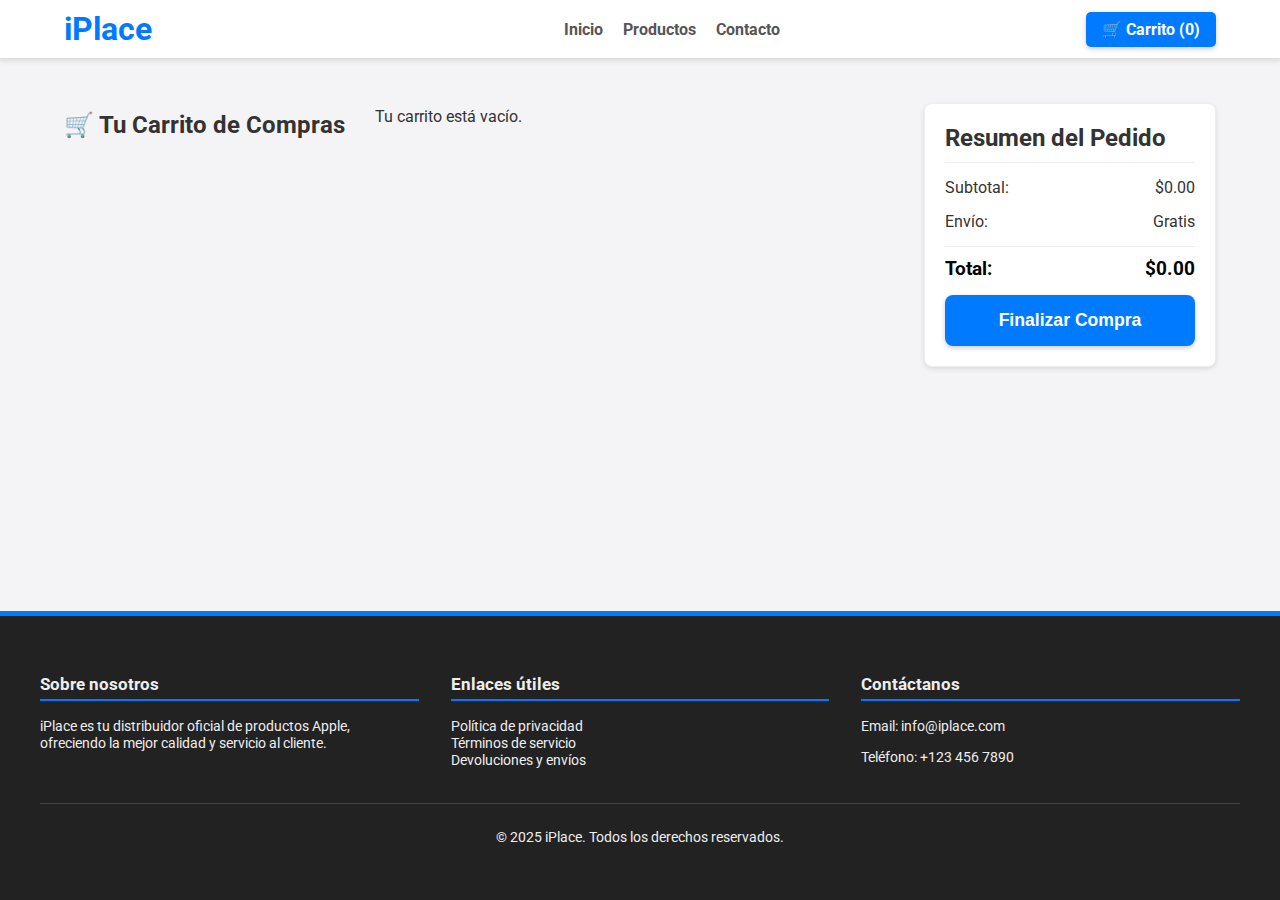
<file: New folder/Carrito/pagina_carrito.html>
<!DOCTYPE html>
<html lang="es">
<head>
    <meta charset="UTF-8">
    <meta name="viewport" content="width=device-width, initial-scale=1.0">
    <title>Carrito de Compras | iPlace</title>
    <link rel="stylesheet" href="estilo_pagina_carrito.css">
    </head>
<body>

    <header>
        <div class="logo">
            <a href="../index.html">
                <h1>iPlace</h1>
            </a>
        </div>
        <nav>
            <ul>
                <li><a href="../index.html" >Inicio</a></li>
                <li><a href="../Productos/Productos.html" >Productos</a></li>
                <li><a href="../Contacto/contactos.html">Contacto</a></li>
            </ul>
        </nav>
        <div class="search-and-cart">
        
            <a href = "../Carrito/pagina_carrito.html" class="cart-button">🛒 Carrito (0)</a>
        </div>
    </header>

    <main id="carrito" class="cart-page">
        <h2>🛒 Tu Carrito de Compras</h2>
        
        <section class="cart-items" id="cart-container"></section>

        <section class="cart-summary">
            <h3>Resumen del Pedido</h3>
            <div class="summary-line">
                <span>Subtotal:</span>
                <span id="subtotal-price">$0</span>
            </div>
            <div class="summary-line">
                <span>Envío:</span>
                <span>Gratis</span>
            </div>
            <div class="summary-line total">
                <span>Total:</span>
                <span id="total-price">$0</span>
            </div>
            <button class="checkout-button">Finalizar Compra</button>
        </section>

    </main>

    <footer id="contacto">
        <div class="footer-content">
            <div class="footer-section about">
                <h3>Sobre nosotros</h3>
                <p>iPlace es tu distribuidor oficial de productos Apple, ofreciendo la mejor calidad y servicio al cliente.</p>
            </div>
            <div class="footer-section links">
                <h3>Enlaces útiles</h3>
                <ul>
                    <li><a href="#">Política de privacidad</a></li>
                    <li><a href="#">Términos de servicio</a></li>
                    <li><a href="#">Devoluciones y envíos</a></li>
                </ul>
            </div>
            <div class="footer-section contact">
                <h3>Contáctanos</h3>
                <p>Email: info@iplace.com</p>
                <p>Teléfono: +123 456 7890</p>
            </div>
        </div>
        <div class="footer-bottom">
            <p>&copy; 2025 iPlace. Todos los derechos reservados.</p>
        </div>
    </footer>
    
    <script src="./carrito.js"> </script>
</body>
</html>
</file>
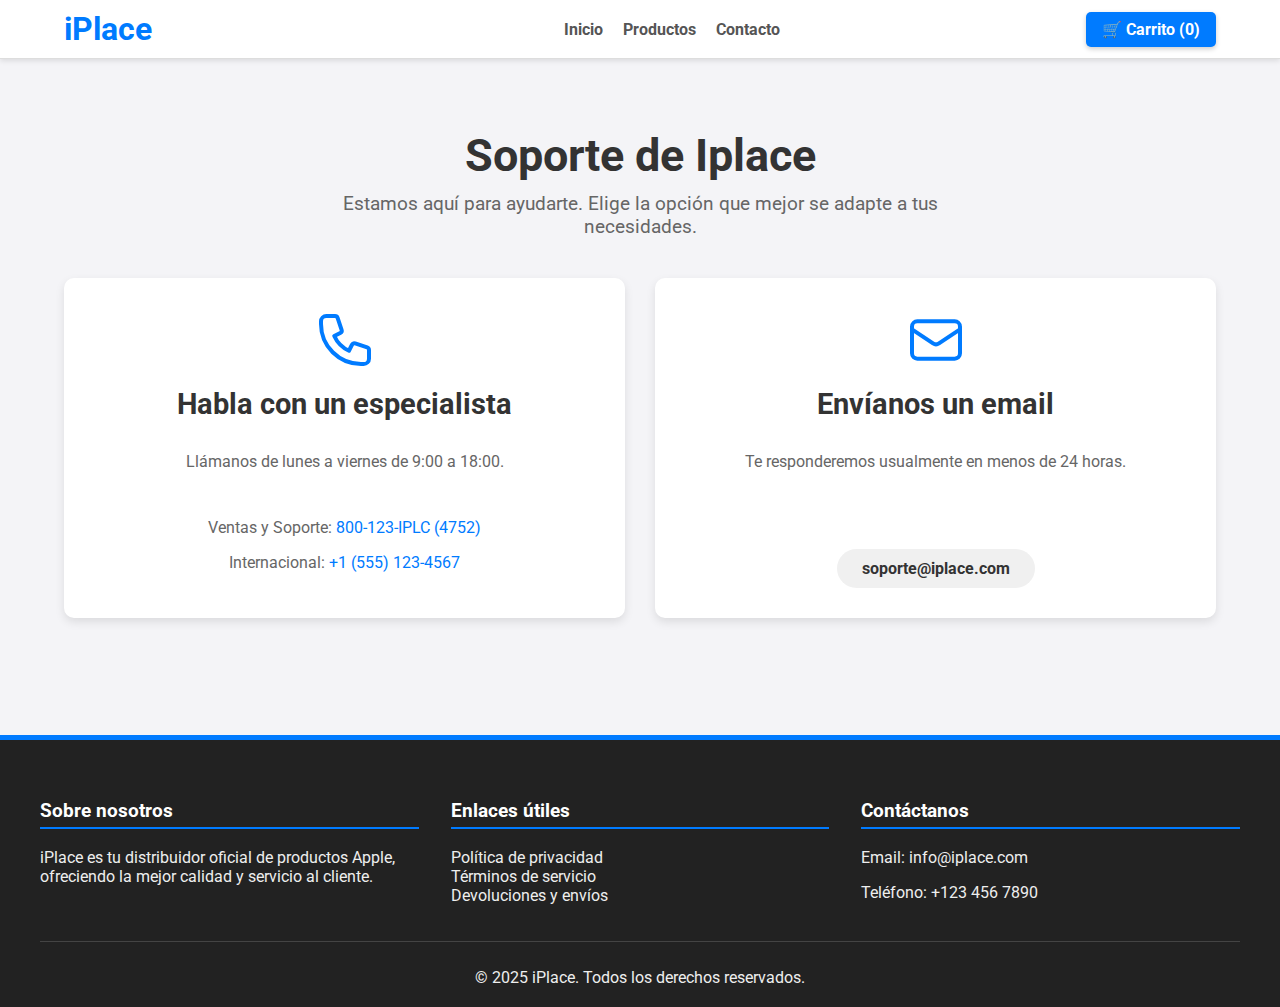
<file: New folder/Contacto/contactos.html>
<!DOCTYPE html>
<html lang="es">
<head>
    <meta charset="UTF-8">
    <meta name="viewport" content="width=device-width, initial-scale=1.0">
    <title>Contacto y Soporte - Iplace</title>
    <!-- Enlazando a la hoja de estilos unificada -->
    <link rel="stylesheet" href="./contacto_styles.css">
</head>
<body class="antialiased">
    <header>
        <div class="logo">
            <a href="../index.html">
                <h1>iPlace</h1>
            </a>
        </div>
        <nav>
             <ul>
                <li><a href="../index.html" >Inicio</a></li>
                <li><a href="../Productos/Productos.html" >Productos</a></li>
                <li><a href="../Contacto/contactos.html">Contacto</a></li>
            </ul>
        </nav>
        <div class="search-and-cart">
             <a href = "../Carrito/pagina_carrito.html" class="cart-button">🛒 Carrito (0)</a>
        </div>
    </header>
    
    <!-- Contenido Principal -->
    <main class="contact-page-main">
        <div class="contact-header">
            <h1>Soporte de Iplace</h1>
            <p>Estamos aquí para ayudarte. Elige la opción que mejor se adapte a tus necesidades.</p>
        </div>

        <div class="contact-grid">
            <!-- Tarjeta de Chat -->
            

            <!-- Tarjeta de Teléfono -->
            <div class="contact-card">
                <svg xmlns="http://www.w3.org/2000/svg" class="contact-icon" fill="none" viewBox="0 0 24 24" stroke="currentColor" stroke-width="1.5">
                    <path stroke-linecap="round" stroke-linejoin="round" d="M3 5a2 2 0 012-2h3.28a1 1 0 01.948.684l1.498 4.493a1 1 0 01-.502 1.21l-2.257 1.13a11.042 11.042 0 005.516 5.516l1.13-2.257a1 1 0 011.21-.502l4.493 1.498a1 1 0 01.684.949V19a2 2 0 01-2 2h-1C9.716 21 3 14.284 3 6V5z" />
                </svg>
                <h2>Habla con un especialista</h2>
                <p>Llámanos de lunes a viernes de 9:00 a 18:00.</p>
                <div class="contact-details">
                    <p>Ventas y Soporte: <a href="tel:800-123-4752">800-123-IPLC (4752)</a></p>
                    <p>Internacional: <a href="tel:+1-555-123-4567">+1 (555) 123-4567</a></p>
                </div>
            </div>

            <!-- Tarjeta de Email -->
            <div class="contact-card">
                 <svg xmlns="http://www.w3.org/2000/svg" class="contact-icon" fill="none" viewBox="0 0 24 24" stroke="currentColor" stroke-width="1.5">
                    <path stroke-linecap="round" stroke-linejoin="round" d="M3 8l7.89 5.26a2 2 0 002.22 0L21 8M5 19h14a2 2 0 002-2V7a2 2 0 00-2-2H5a2 2 0 00-2 2v10a2 2 0 002 2z" />
                </svg>
                <h2>Envíanos un email</h2>
                <p>Te responderemos usualmente en menos de 24 horas.</p>
                 <a href="mailto:soporte@iplace.com" class="contact-button email-button">
                    soporte@iplace.com
                </a>
            </div>
        </div>
    </main>

    <footer id="contacto-footer">
        <div class="footer-content">
            <div class="footer-section about">
                <h3>Sobre nosotros</h3>
                <p>iPlace es tu distribuidor oficial de productos Apple, ofreciendo la mejor calidad y servicio al cliente.</p>
            </div>
            <div class="footer-section links">
                <h3>Enlaces útiles</h3>
                <ul>
                    <li><a href="#">Política de privacidad</a></li>
                    <li><a href="#">Términos de servicio</a></li>
                    <li><a href="#">Devoluciones y envíos</a></li>
                </ul>
            </div>
            <div class="footer-section contact">
                <h3>Contáctanos</h3>
                <p>Email: info@iplace.com</p>
                <p>Teléfono: +123 456 7890</p>
            </div>
        </div>
        <div class="footer-bottom">
            <p>&copy; 2025 iPlace. Todos los derechos reservados.</p>
        </div>
    </footer>


    <!-- Widget de Chat (inicialmente oculto) -->
    <div id="chat-widget">
        <div class="chat-header">
            <div class="chat-header-info">
                <div class="chat-avatar">I</div>
                <div>
                    <p class="chat-title">Soporte Iplace</p>
                    <p class="chat-status">En línea</p>
                </div>
            </div>
            <button id="close-chat-btn" class="chat-close-button">&times;</button>
        </div>

        <div id="chat-messages">
            <!-- Los mensajes se agregarán aquí dinámicamente -->
        </div>

        <div class="chat-input-area">
            <form id="chat-form">
                <input type="text" id="chat-input" placeholder="Escribe tu mensaje..." autocomplete="off">
                <button type="submit" class="chat-send-button">
                    <svg xmlns="http://www.w3.org/2000/svg" viewBox="0 0 20 20" fill="currentColor">
                        <path d="M10.894 2.553a1 1 0 00-1.788 0l-7 14a1 1 0 001.169 1.409l5-1.428A1 1 0 009.028 16.5l-2-7a1 1 0 011.95-.45l4 8a1 1 0 001.077.527l5-1.428a1 1 0 00.832-1.68l-7-14z" />
                    </svg>
                </button>
            </form>
        </div>
    </div>


    <script src="contacto.js">
    </script>
</body>
</html>
</file>
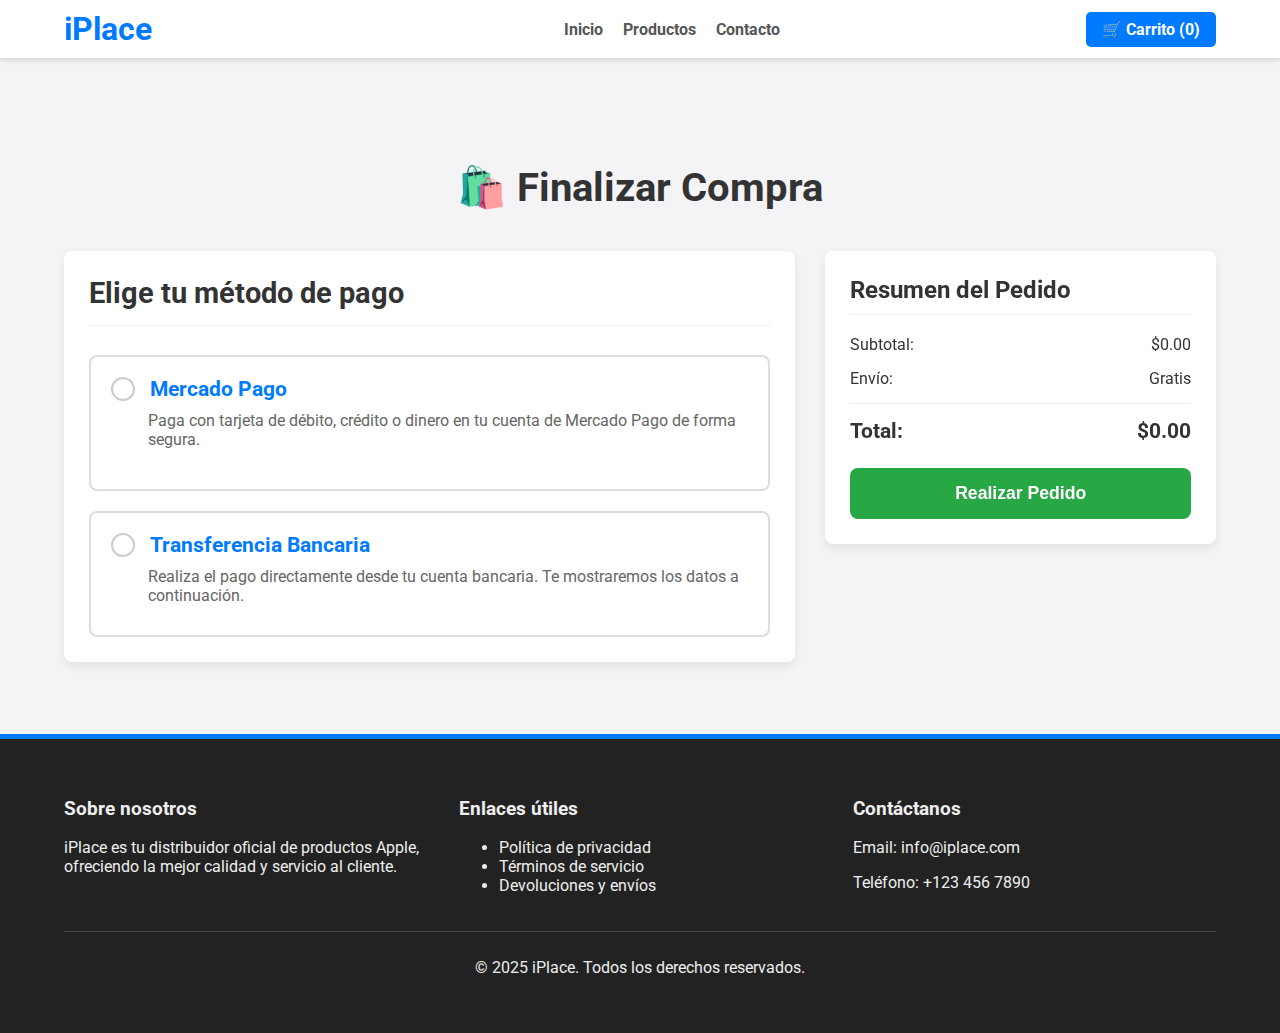
<file: New folder/Finalizar_compra/Finalizar_compra.html>
<!DOCTYPE html>
<html lang="es">
<head>
    <meta charset="UTF-8">
    <meta name="viewport" content="width=device-width, initial-scale=1.0">
    <title>Finalizar Compra | iPlace</title>
    <link rel="stylesheet" href="./estilo_pagina_compra.css">
    <!-- SDK de Mercado Pago -->
    <script src="https://sdk.mercadopago.com/js/v2"></script>
</head>
<body>
    <header>
        <div class="logo">
            <a href="../index.html">
                <h1 href="">iPlace</h1>
            </a>
        </div>
        <nav>
            <ul>
                <li><a href="../index.html" >Inicio</a></li>
                <li><a href="../Productos/Productos.html" >Productos</a></li>
                <li><a href="../Contacto/contactos.html">Contacto</a></li>
            </ul>
        </nav>
        <div class="search-and-cart">
            
            <a href = "../Carrito/pagina_carrito.html" class="cart-button">🛒 Carrito (0)</a>
        </div>
    </header>

    <main class="checkout-page">
        <h2>🛍️ Finalizar Compra</h2>
        <div class="checkout-container">
            
            <section class="payment-options">
                <h3>Elige tu método de pago</h3>
                
                <!-- Opción 1: Mercado Pago -->
                <div class="payment-method" id="mp-option">
                    <h4>Mercado Pago</h4>
                    <p>Paga con tarjeta de débito, crédito o dinero en tu cuenta de Mercado Pago de forma segura.</p>
                    <!-- Este contenedor es donde la API de Mercado Pago renderizará el botón de pago -->
                    <div id="wallet_container"></div>
                </div>
                
                <!-- Opción 2: Transferencia Bancaria -->
                <div class="payment-method" id="transfer-option">
                    <h4>Transferencia Bancaria</h4>
                    <p>Realiza el pago directamente desde tu cuenta bancaria. Te mostraremos los datos a continuación.</p>
                    <div class="bank-details">
                        <h5>Datos para la transferencia:</h5>
                        <p><strong>Banco:</strong> Banco Digital S.A.</p>
                        <p><strong>Titular:</strong> iPlace E-commerce</p>
                        <p><strong>Alias:</strong> iplace.tienda</p>
                        <p><strong>CBU:</strong> 0001234567890123456789</p>
                        <p><strong>CUIT:</strong> 30-12345678-9</p>
                        <hr>
                        <p><strong>Importante:</strong> Una vez realizada la transferencia, envía el comprobante a <strong>pagos@iplace.com</strong> para procesar tu pedido.</p>
                    </div>
                </div>
            </section>

            <aside class="order-summary">
                 <h3>Resumen del Pedido</h3>
                 <div class="summary-line">
                    <span>Subtotal:</span>
                    <span id="subtotal-price">$0.00</span>
                 </div>
                 <div class="summary-line">
                    <span>Envío:</span>
                    <span>Gratis</span>
                 </div>
                 <div class="summary-line total">
                <span>Total:</span>
                <span id="total-price">$1.299</span>
            </div>
                 <button class="confirm-purchase-button">Realizar Pedido</button>
            </aside>
        </div>
    </main>

   <footer id="contacto">
        <div class="footer-content">
            <div class="footer-section about">
                <h3>Sobre nosotros</h3>
                <p>iPlace es tu distribuidor oficial de productos Apple, ofreciendo la mejor calidad y servicio al cliente.</p>
            </div>
            <div class="footer-section links">
                <h3>Enlaces útiles</h3>
                <ul>
                    <li><a href="#">Política de privacidad</a></li>
                    <li><a href="#">Términos de servicio</a></li>
                    <li><a href="#">Devoluciones y envíos</a></li>
                </ul>
            </div>
            <div class="footer-section contact">
                <h3>Contáctanos</h3>
                <p>Email: info@iplace.com</p>
                <p>Teléfono: +123 456 7890</p>
            </div>
        </div>
        <div class="footer-bottom">
            <p>&copy; 2025 iPlace. Todos los derechos reservados.</p>
        </div>
    </footer>
        <script src="./finalizar_compra.js"></script>
</body>
</html>
</file>
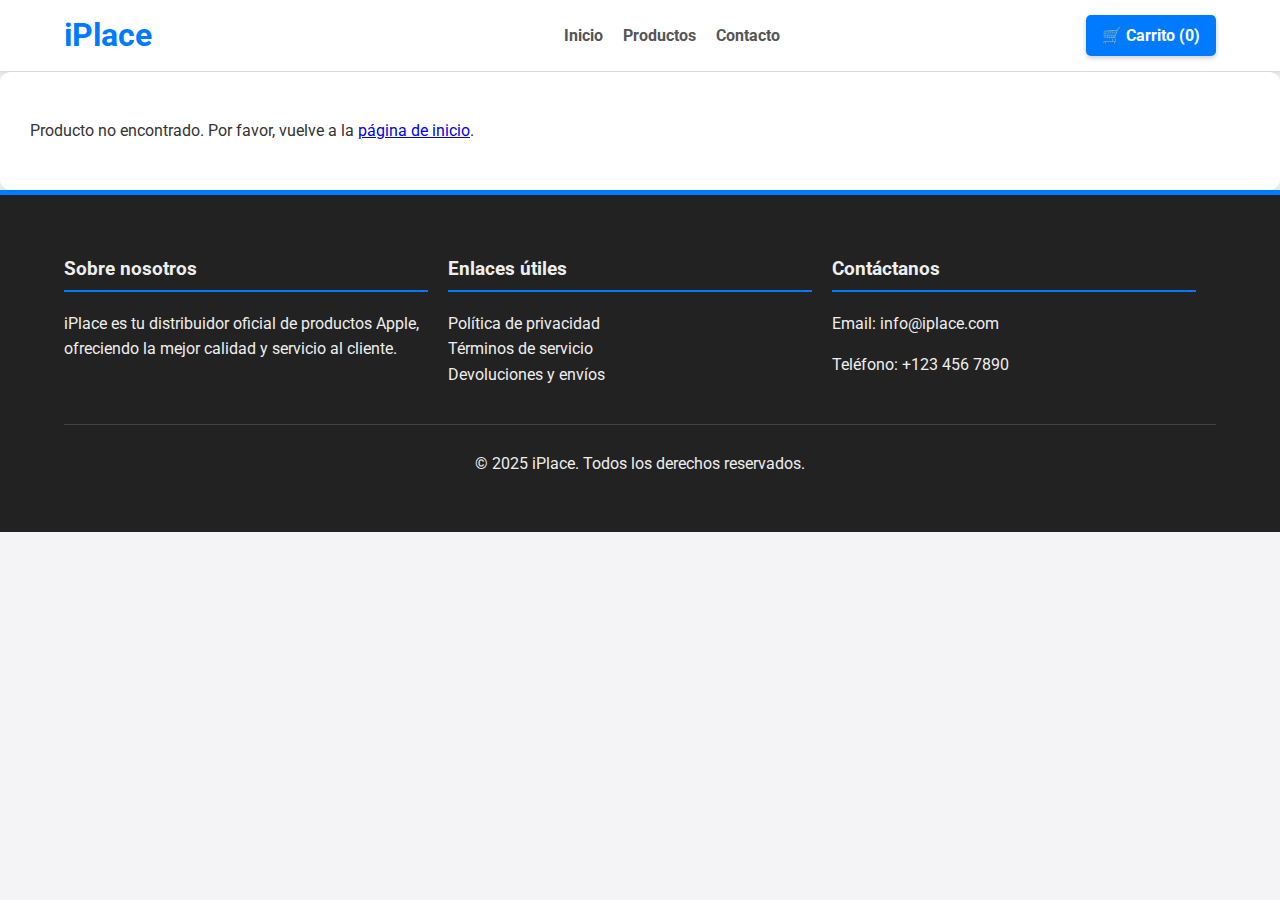
<file: New folder/Producto/pagina_producto.html>
<!DOCTYPE html>
<html lang="es">
<head>
    <meta charset="UTF-8">
    <meta name="viewport" content="width=device-width, initial-scale=1.0">
    <title>iPhone 16 Pro Max | iPlace</title>
    <link rel="stylesheet" href="pagina_producto.css">
</head>
<body>

    <header>
        <div class="logo">
            <a href="../index.html">
                <h1 href="">iPlace</h1>
            </a>
        </div>
        <nav>
            <ul>
                <li><a href="../index.html" >Inicio</a></li>
                <li><a href="../Productos/Productos.html" >Productos</a></li>
                <li><a href="../Contacto/contactos.html">Contacto</a></li>
            </ul>
        </nav>
        <div class="search-and-cart">
            <a href = "../Carrito/pagina_carrito.html" class="cart-button">🛒 Carrito (0)</a>
        </div>
    </header>

    <main class="product-page">
        <section id="product-details-container" class="product-details-container">
            
            <div class="product-gallery">
                <!-- **CAMBIO: Se añade un ID para poder actualizar la imagen desde JavaScript** -->
                <img src="" alt="Imagen del producto" id="product-image">
            </div>

            <div class="product-info">
                <!-- Estos elementos serán rellenados por JavaScript -->
                <h2 id="product-name">iPhone 16 Pro Max</h2>
                <p class="price" id="product-price">$1299</p>

                <div class="description-section">
                    <h3>Descripción</h3>
                    <p id="product-description">Experimenta el poder inigualable y el diseño de vanguardia. Este producto redefine lo que esperas de la tecnología, ofreciendo un rendimiento excepcional y una integración perfecta con tu ecosistema digital.</p>
                </div>

                <div class="features-section">
                    <h3>Características destacadas</h3>
                    <ul id="product-features">
                        <li>Cámara principal de 50 MP</li>
                        <li>Pantalla OLED de 6.7" con ProMotion</li>
                        <li>Batería de larga duración</li>
                        <li>Cuerpo de titanio</li>
                    </ul>
                </div>

                <a href="#" class="add-to-cart-button">Añadir al carrito</a>
            </div>

        </section>
    </main>
    
    <footer id="contacto">
        <div class="footer-content">
            <div class="footer-section about">
                <h3>Sobre nosotros</h3>
                <p>iPlace es tu distribuidor oficial de productos Apple, ofreciendo la mejor calidad y servicio al cliente.</p>
            </div>
            <div class="footer-section links">
                <h3>Enlaces útiles</h3>
                <ul>
                    <li><a href="#">Política de privacidad</a></li>
                    <li><a href="#">Términos de servicio</a></li>
                    <li><a href="#">Devoluciones y envíos</a></li>
                </ul>
            </div>
            <div class="footer-section contact">
                <h3>Contáctanos</h3>
                <p>Email: info@iplace.com</p>
                <p>Teléfono: +123 456 7890</p>
            </div>
        </div>
        <div class="footer-bottom">
            <p>&copy; 2025 iPlace. Todos los derechos reservados.</p>
        </div>
    </footer>
    <script src="./pagina_producto.js"></script>
</body>
</html>
</file>
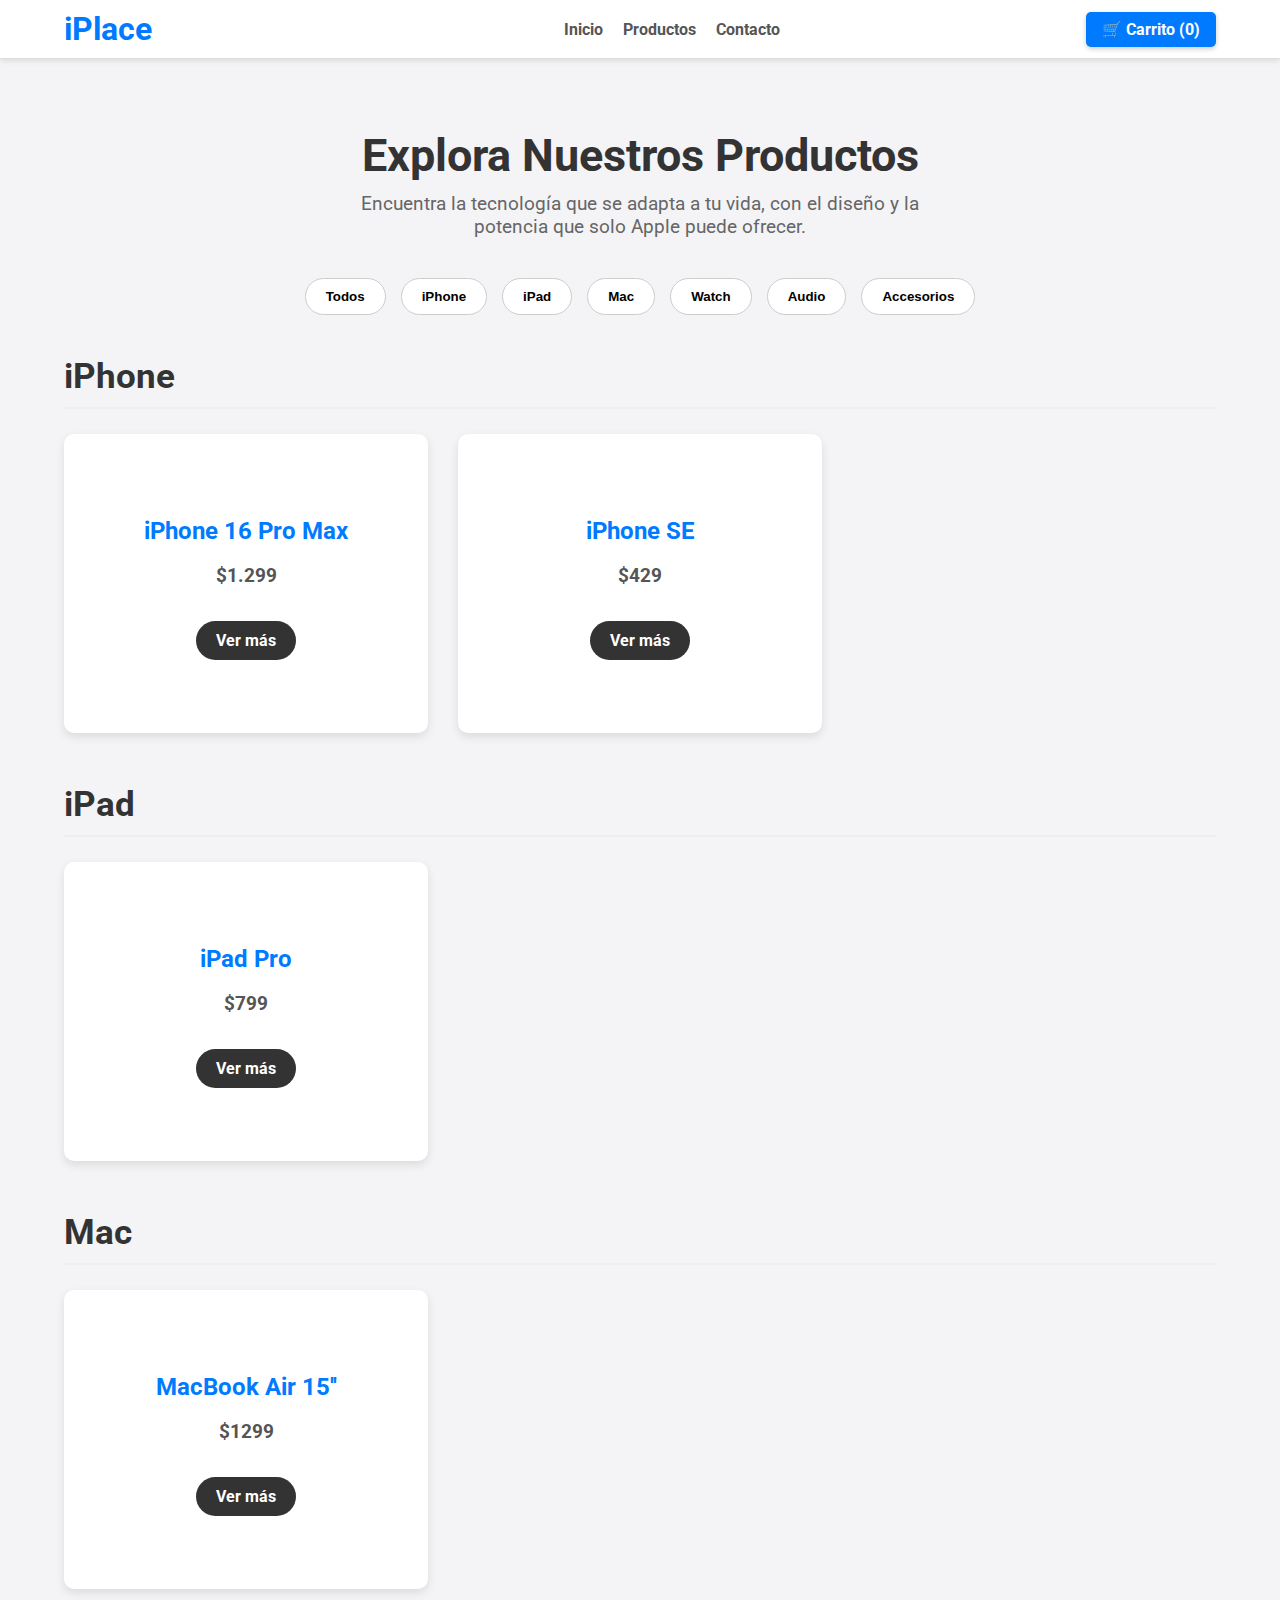
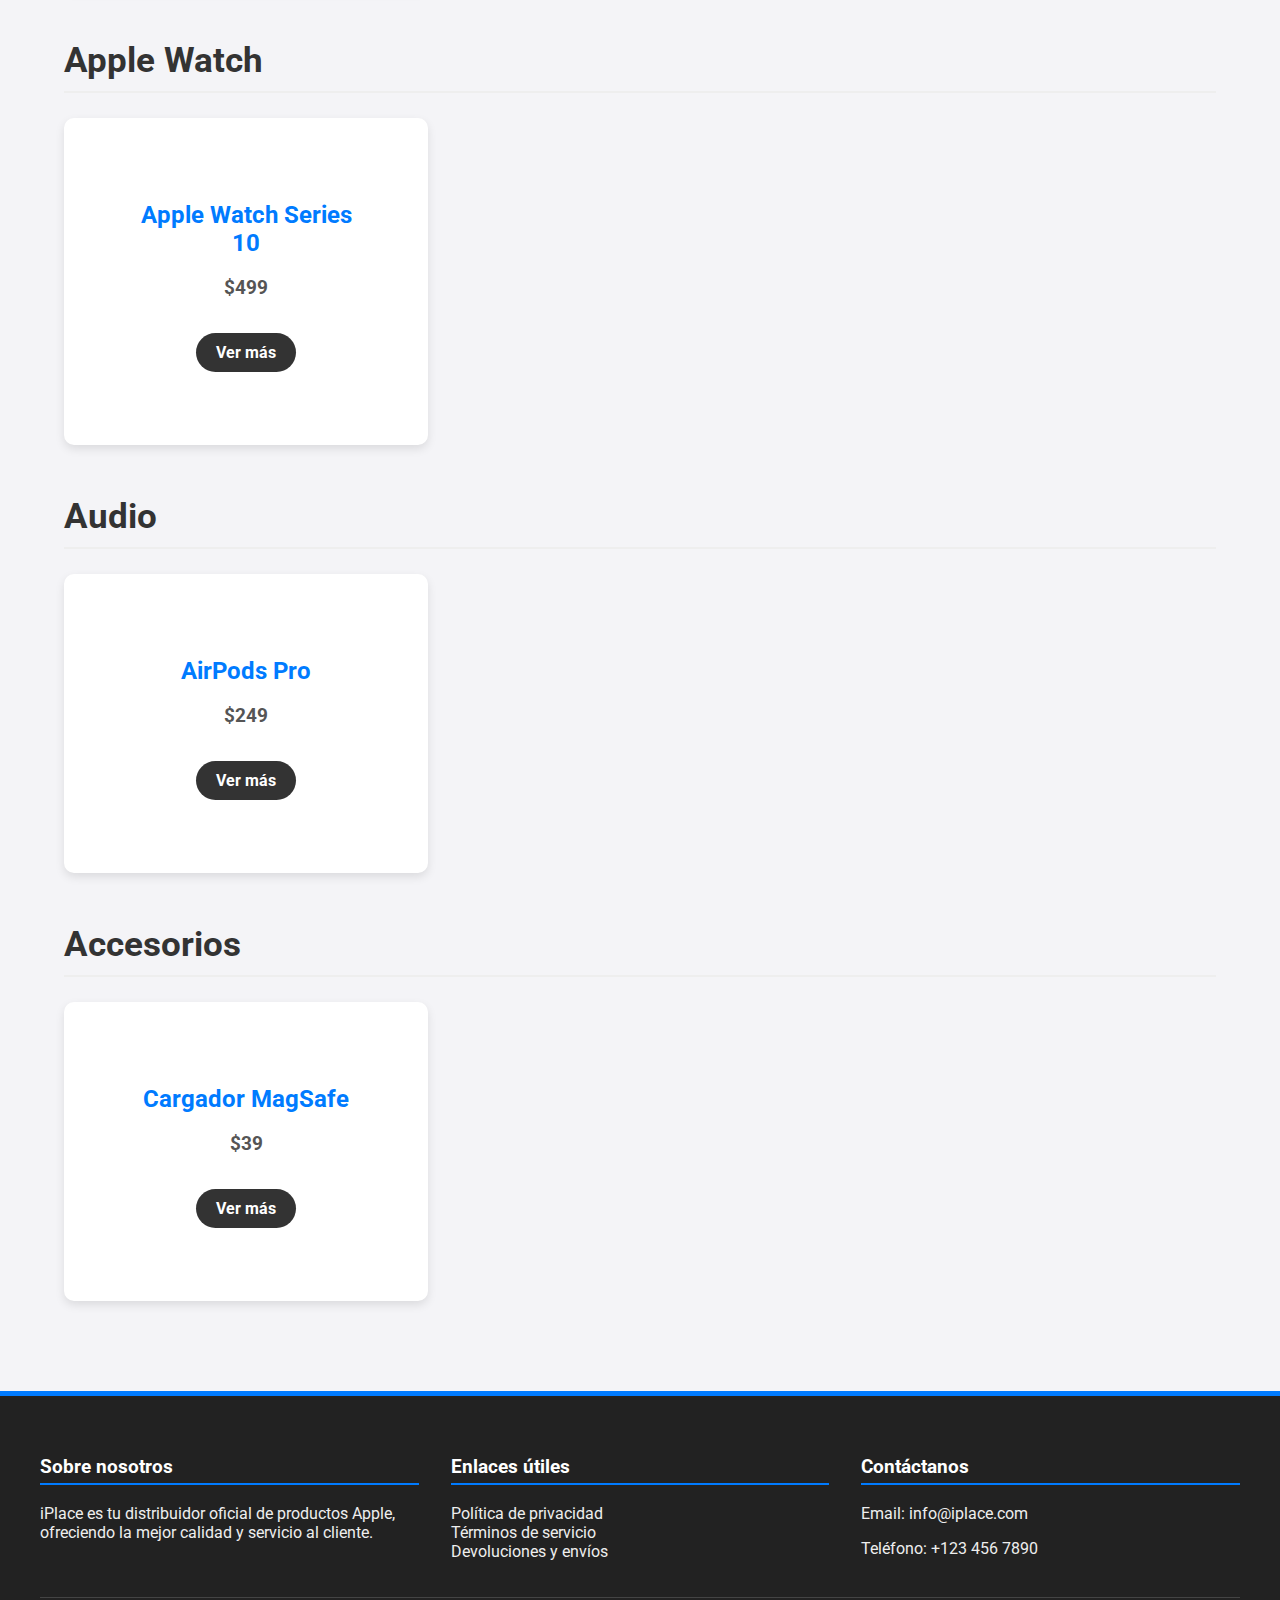
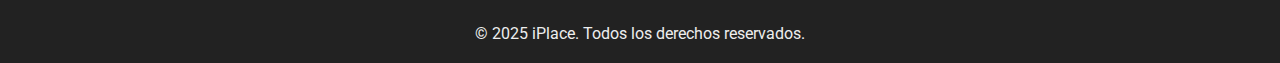
<file: New folder/Productos/Productos.html>
<!DOCTYPE html>
<html lang="es">
<head>
    <meta charset="UTF-8">
    <meta name="viewport" content="width=device-width, initial-scale=1.0">
    <title>Productos | iPlace</title>
    <!-- Enlazando a la hoja de estilos unificada -->
    <link rel="stylesheet" href="./productos_style.css">
</head>
<body>
    <header>
        <div class="logo">
            <a href="../index.html">
                <h1 href="">iPlace</h1>
            </a>
        </div>
        <nav>
             <ul>
                <li><a href="../index.html" >Inicio</a></li>
                <li><a href="../Productos/Productos.html" >Productos</a></li>
                <li><a href="../Contacto/contactos.html">Contacto</a></li>
            </ul>
        </nav>
        <div class="search-and-cart">
            <a href = "../Carrito/pagina_carrito.html" class="cart-button">🛒 Carrito (0)</a>
        </div>
    </header>

    <main class="products-page-main">
        <div class="products-header">
            <h1>Explora Nuestros Productos</h1>
            <p>Encuentra la tecnología que se adapta a tu vida, con el diseño y la potencia que solo Apple puede ofrecer.</p>
        </div>

        <!-- Filtros de Categoría -->
        <div class="category-filters">
            <button class="filter-btn" data-category="all">Todos</button>
            <button class="filter-btn" data-category="iphone">iPhone</button>
            <button class="filter-btn" data-category="ipad">iPad</button>
            <button class="filter-btn" data-category="mac">Mac</button>
            <button class="filter-btn" data-category="watch">Watch</button>
            <button class="filter-btn" data-category="audio">Audio</button>
            <button class="filter-btn" data-category="accesorios">Accesorios</button>
        </div>

        <!-- Secciones de Productos -->
        <section class="product-category" data-category="iphone">
            <h2 class="category-title" data-category="iphone">iPhone</h2>
            <div class="product-grid">
                <div data-id="iphone16promax" class="product-card" data-category="iphone">
                    <div class="product-image-placeholder first-image"></div>
                    <h3>iPhone 16 Pro Max</h3>
                    <p class="price">$1.299</p>
                    <a href="../Producto/pagina_producto.html" class="view-product-btn">Ver más</a>
                </div>
                <div class="product-card" data-id="iphonese" data-category="iphone">
                    <div class="product-image-placeholder second-image"></div>
                    <h3>iPhone SE</h3>
                    <p class="price">$429</p>
                    <a href="../Producto/pagina_producto.html" class="view-product-btn">Ver más</a>
                </div>
            </div>
        </section>

        <section class="product-category" data-category="ipad">
            <h2 class="category-title" data-category="ipad">iPad</h2>
            <div class="product-grid">
                <div class="product-card" data-id="ipadpro" data-category="ipad">
                    <div class="product-image-placeholder third-image"></div>
                    <h3>iPad Pro</h3>
                    <p class="price">$799</p>
                    <a href="../Producto/pagina_producto.html" class="view-product-btn">Ver más</a>
                </div>
            </div>
        </section>
        
        <section class="product-category" data-category="mac">
            <h2 class="category-title" data-category="mac">Mac</h2>
            <div class="product-grid">
                <div class="product-card" data-id="macbookair15" data-category="mac">
                    <div class="product-image-placeholder fourth-image"></div>
                    <h3>MacBook Air 15''</h3>
                    <p class="price">$1299</p>
                    <a href="../Producto/pagina_producto.html" class="view-product-btn">Ver más</a>
                </div>
            </div>
        </section>
        
        <section class="product-category" data-category="watch">
            <h2 class="category-title" data-category="watch">Apple Watch</h2>
            <div class="product-grid">
                <div class="product-card" data-id="applewatchseries10" data-category="watch">
                    <div class="product-image-placeholder five-image"></div>
                    <h3>Apple Watch Series 10</h3>
                    <p class="price">$499</p>
                    <a href="../Producto/pagina_producto.html" class="view-product-btn">Ver más</a>
                </div>
            </div>
        </section>
        
        <section class="product-category" data-category="audio">
            <h2 class="category-title" data-category="audio">Audio</h2>
            <div class="product-grid">
                <div class="product-card" data-id="airpodspro" data-category="audio">
                    <div class="product-image-placeholder six-image"></div>
                    <h3>AirPods Pro</h3>
                    <p class="price">$249</p>
                    <a href="../Producto/pagina_producto.html" class="view-product-btn">Ver más</a>
                </div>
            </div>
        </section>

        <section class="product-category" data-category="accesorios">
            <h2 class="category-title" data-category="accesorios">Accesorios</h2>
            <div class="product-grid">
                <div class="product-card" data-id="cargador_magsafe" data-category="accesorios">
                    <div class="product-image-placeholder seven-image"></div>
                    <h3>Cargador MagSafe</h3>
                    <p class="price">$39</p>
                    <a href="../Producto/pagina_producto.html" class="view-product-btn">Ver más</a>
                </div>
            </div>
        </section>
    </main>

    <footer id="contacto-footer">
        <div class="footer-content">
            <div class="footer-section about">
                <h3>Sobre nosotros</h3>
                <p>iPlace es tu distribuidor oficial de productos Apple, ofreciendo la mejor calidad y servicio al cliente.</p>
            </div>
            <div class="footer-section links">
                <h3>Enlaces útiles</h3>
                <ul>
                    <li><a href="#">Política de privacidad</a></li>
                    <li><a href="#">Términos de servicio</a></li>
                    <li><a href="#">Devoluciones y envíos</a></li>
                </ul>
            </div>
            <div class="footer-section contact">
                <h3>Contáctanos</h3>
                <p>Email: info@iplace.com</p>
                <p>Teléfono: +123 456 7890</p>
            </div>
        </div>
        <div class="footer-bottom">
            <p>&copy; 2025 iPlace. Todos los derechos reservados.</p>
        </div>
    </footer>

    <script src="productos.js">
    </script>
</body>
</html>
</file>
<file: New folder/Carrito/estilo_pagina_carrito.css>
/* Importar una fuente de Google Fonts para un diseño más limpio */
@import url('https://fonts.googleapis.com/css2?family=Roboto:wght@400;700&display=swap');

/* Estilos globales para todo el cuerpo de la página */
body {
    display: flex;
    flex-direction: column;
    min-height: 100vh;
    font-family: 'Roboto', sans-serif;
    margin: 0;
    padding: 0;
    background-color: #f4f4f7;
    color: #333;
}

/* Encabezado */
header {
    background-color: #fff;
    border-bottom: 1px solid #ddd;
    padding: 10px 5%;
    display: flex;
    justify-content: space-between;
    align-items: center;
    box-shadow: 0 2px 5px rgba(0, 0, 0, 0.1);
}

.logo h1 {
    margin: 0;
    font-size: 2em;
    color: #007bff; /* Un azul similar al de Apple */
    transition: color 0.3s ease;
}

.logo a {
    text-decoration: none;
}

.logo h1:hover {
    color: #0056b3;
}

nav {
    display: flex; /* Mantiene a los elementos como cajas flexibles */
    flex: 1; /* ¡NUEVO! Le dice al navegador que el nav debe crecer y ocupar todo el espacio disponible entre el logo y el botón del carrito. */
    justify-content: center; /* ¡NUEVO! Centra horizontalmente el contenido (los enlaces) dentro del nav. */
    padding-left: 11%;
}

nav ul {
    list-style: none;
    margin: 0; /* ¡MODIFICADO! Quitamos el margen por defecto para que los enlaces queden bien centrados */
    padding: 0;
    display: flex;
}

nav li {
    margin-right: 20px;
}

nav a {
    text-decoration: none;
    color: #555;
    font-weight: 700;
    transition: color 0.3s ease;
}

nav a:hover {
    color: #007bff;
}

.search-and-cart {
    display: flex;
    align-items: center;
}

.search-and-cart input[type="text"] {
    padding: 8px;
    border: 1px solid #ccc;
    border-radius: 5px;
    margin-right: 10px;
    font-size: 14px;
}

.cart-page{
    flex: 1;
    padding: 2%;
    margin: 0;
}

.search-and-cart input[type="text"]:focus {
    border-color: #007bff;
    box-shadow: 0 0 5px rgba(0, 123, 255, 0.5);
    outline: none;
}
.cart-button {
    background-color: #007bff;
    color: #fff;
    border: none;
    padding: 0.5rem 1rem;
    border-radius: 5px;
    cursor: pointer;
    transition: background-color 0.3s ease, transform 0.2s ease, box-shadow 0.3s ease;
    font-weight: 700;
    box-shadow: 0 2px 5px rgba(0, 0, 0, 0.2);
    text-decoration: none;
}

.cart-button:hover {
    background-color: #0056b3;
    transform: translateY(-2px);
    box-shadow: 0 4px 8px rgba(0, 0, 0, 0.3);
}

footer {
    background-color: #222;
    color: #eee;
    padding: 40px;
    font-size: 0.9em;
    margin-top: 0;
    padding: 40px;
    border-top: 5px solid #007bff;
}

.footer-content {
    display: flex;
    justify-content: space-between;
    flex-wrap: wrap;
    gap: 2rem;
}

.footer-section {
    flex: 1;
    min-width: 200px;
}

.footer-section h3 {
    font-size: 1.2em;
    border-bottom: 2px solid #007bff;
    padding-bottom: 5px;
}

.footer-section ul {
    list-style: none;
    padding: 0;
}

.footer-section a {
    color: #eee;
    text-decoration: none;
    transition: color 0.3s ease;
}

.footer-section a:hover {
    color: #007bff;
}

.footer-bottom {
    text-align: center;
    margin-top: 20px;
    padding-top: 10px;
    border-top: 1px solid #444;
}

/* --- Estilos para la página del carrito --- */
/* --- Estilos para la página del carrito --- */
#carrito{
    display: flex;
    gap: 30px;
    padding: 2rem 5%;
}

.cart-items {
    flex: 3;
    display: flex;
    flex-direction: column;
    gap: 20px;
}

/* Estilos para los productos en el carrito */
.cart-items {
    flex: 3;
    display: flex;
    flex-direction: column;
    gap: 20px;
}

.cart-item {
    display: flex;
    justify-content: space-between;
    align-items: center;
    background-color: #fff;
    padding: 15px;
    border-radius: 8px;
    box-shadow: 0 2px 5px rgba(0, 0, 0, 0.1);
    border: 1px solid #eee;
}

.item-info-wrapper {
    display: flex;
    align-items: center;
    gap: 20px;
}

#img_cara {
    flex: 1;
    background-color: #fff;
    padding: 20px;
    border-radius: 8px;
    box-shadow: 0 2px 5px rgba(0, 0, 0, 0.1);
    border: 1px solid #eee;
    display: flex;
    flex-direction: column;
    gap: 15px;
    min-width: 250px;
    height: fit-content; /* Se ajusta a la altura del contenido */
}

.item-details {
    display: flex;
    flex-direction: column;
    gap: 5px;
}

.item-details h3 {
    margin: 0;
    font-size: 1.2em;
    color: #333;
}

.item-details .price {
    font-weight: bold;
    color: #007bff;
    margin: 0;
}

.quantity-controls {
    margin-right: 70px;
    display: flex;
    align-items: center;
    border: 1px solid #ccc;
    border-radius: 5px;
    overflow: hidden;
}

.quantity-controls button {
    background-color: #f0f0f0;
    border: none;
    width: 30px;
    height: 30px;
    cursor: pointer;
    font-weight: bold;
    color: #555;
    transition: background-color 0.2s;
    font-size: 1em;
}

.quantity-controls button:hover {
    background-color: #ddd;
}

.quantity-controls span {
    display: flex;
    justify-content: center;
    align-items: center;
    width: 30px;
    height: 30px;
    font-weight: 700;
    font-size: 1.1em;
    border-left: 1px solid #eee;
    border-right: 1px solid #eee;
}

.remove-item {
    background-color: #ff4d4d;
    color: #fff;
    border: none;
    padding: 8px 12px;
    border-radius: 5px;
    cursor: pointer;
    transition: background-color 0.3s, transform 0.2s;
    font-weight: 700;
}

.remove-item:hover {
    background-color: #cc0000;
    transform: translateY(-2px);
}

/* Estilos para el resumen del pedido */
.cart-summary {
    flex: 1;
    background-color: #fff;
    margin-top: 1%;
    padding: 20px;
    border-radius: 8px;
    box-shadow: 0 2px 5px rgba(0, 0, 0, 0.1);
    border: 1px solid #eee;
    display: flex;
    flex-direction: column;
    gap: 15px;
    min-width: 250px;
    height: fit-content; /* Se ajusta a la altura del contenido */
}

.cart-summary h3 {
    margin: 0;
    font-size: 1.5em;
    padding-bottom: 10px;
    border-bottom: 1px solid #eee;
}

.summary-line {
    display: flex;
    justify-content: space-between;
    font-size: 1em;
}

.summary-line.total {
    font-size: 1.2em;
    font-weight: bold;
    color: #000;
    padding-top: 10px;
    border-top: 1px solid #eee;
}

.checkout-button {
    background-color: #007bff;
    color: #fff;
    border: none;
    padding: 15px;
    border-radius: 8px;
    cursor: pointer;
    font-size: 1.1em;
    font-weight: 700;
    transition: background-color 0.3s, transform 0.2s, box-shadow 0.3s;
    box-shadow: 0 2px 5px rgba(0, 0, 0, 0.2);
}

.checkout-button:hover {
    background-color: #0056b3;
    transform: translateY(-2px);
    box-shadow: 0 4px 8px rgba(0, 0, 0, 0.3);
}

/* Media Queries para diseño responsivo del carrito */
@media (max-width: 768px) {
    #carrito {
        flex-direction: column;
    }
}
</file>
<file: New folder/Contacto/contacto_styles.css>
/* Importar una fuente de Google Fonts para un diseño más limpio */
@import url('https://fonts.googleapis.com/css2?family=Roboto:wght@400;700&display=swap');

/* Estilos globales para todo el cuerpo de la página */
body {
    display: flex;
    flex-direction: column;
    min-height: 100vh;
    font-family: 'Roboto', sans-serif;
    margin: 0;
    padding: 0;
    background-color: #f4f4f7;
    color: #333;
}

/* Encabezado */
header {
    background-color: #fff;
    border-bottom: 1px solid #ddd;
    padding: 10px 5%;
    display: flex;
    justify-content: space-between;
    align-items: center;
    box-shadow: 0 2px 5px rgba(0, 0, 0, 0.1);
}

.logo h1 {
    margin: 0;
    font-size: 2em;
    color: #007bff; /* Un azul similar al de Apple */
    transition: color 0.3s ease;
}

.logo a {
    text-decoration: none;
}

.logo h1:hover {
    color: #0056b3;
}

nav {
    display: flex; /* Mantiene a los elementos como cajas flexibles */
    flex: 1; /* ¡NUEVO! Le dice al navegador que el nav debe crecer y ocupar todo el espacio disponible entre el logo y el botón del carrito. */
    justify-content: center; /* ¡NUEVO! Centra horizontalmente el contenido (los enlaces) dentro del nav. */
    padding-left: 11%;
}

nav ul {
    list-style: none;
    margin: 0; /* ¡MODIFICADO! Quitamos el margen por defecto para que los enlaces queden bien centrados */
    padding: 0;
    display: flex;
}

nav li {
    margin-right: 20px;
}

nav a {
    text-decoration: none;
    color: #555;
    font-weight: 700;
    transition: color 0.3s ease;
}

nav a:hover {
    color: #007bff;
}

.search-and-cart {
    display: flex;
    align-items: center;
}

.search-and-cart input[type="text"] {
    padding: 8px;
    border: 1px solid #ccc;
    border-radius: 5px;
    margin-right: 10px;
    font-size: 14px;
}

.search-and-cart input[type="text"]:focus {
    border-color: #007bff;
    box-shadow: 0 0 5px rgba(0, 123, 255, 0.5);
    outline: none;
}

.cart-button {
    background-color: #007bff;
    color: #fff;
    border: none;
    padding: 0.5rem 1rem;
    border-radius: 5px;
    cursor: pointer;
    transition: background-color 0.3s ease, transform 0.2s ease, box-shadow 0.3s ease;
    font-weight: 700;
    box-shadow: 0 2px 5px rgba(0, 0, 0, 0.2);
    text-decoration: none;
}

.cart-button:hover {
    background-color: #0056b3;
    transform: translateY(-2px);
    box-shadow: 0 4px 8px rgba(0, 0, 0, 0.3);
}

/* Estilos para el pie de página */
footer {
    background-color: #222;
    color: #eee;
    margin-top: 6%;
    padding: 40px;
    padding-bottom: 0.3%;
    border-top: 5px solid #007bff;
}

.footer-content {
    display: flex;
    justify-content: space-between;
    flex-wrap: wrap;
    gap: 2rem;
}

.footer-section {
    flex: 1;
    min-width: 200px;
}

.footer-section h3 {
    font-size: 1.2em;
    border-bottom: 2px solid #007bff;
    padding-bottom: 5px;
    color: #fff;
}

.footer-section ul {
    list-style-type: none;
    list-style: none;
    padding: 0;
}

.footer-section a {
    color: #eee;
    text-decoration: none;
    transition: color 0.3s ease;
}

.footer-section a:hover {
    color: #007bff;
}

.footer-bottom {
    text-align: center;
    margin-top: 20px;
    padding-top: 10px;
    border-top: 1px solid #444;
}


/* ==========================================================================
   Estilos Página de Inicio
   ========================================================================== */
main {
    padding: 20px 5%;
}

.hero {
    position: relative;
    text-align: center;
    color: #fff;
    margin-bottom: 40px;
}

.hero img {
    width: 100%;
    height: 50vh;
    object-fit: cover;
    border-radius: 10px;
    filter: brightness(70%);
}

.hero-text {
    position: absolute;
    top: 50%;
    left: 50%;
    transform: translate(-50%, -50%);
    width: 80%;
}

.hero-text h2 {
    font-size: 3em;
    color: white;
}

.cta-button {
    display: inline-block;
    background-color: #007bff;
    color: #fff;
    padding: 12px 25px;
    text-decoration: none;
    border-radius: 50px;
    font-weight: 700;
    transition: background-color 0.3s ease;
}

.featured-products h2, .category-section h2, .cart-items h2 {
    text-align: center;
    font-size: 2.5em;
    color: #333;
    margin-bottom: 40px;
}

.product-grid {
    display: grid;
    grid-template-columns: repeat(auto-fit, minmax(280px, 1fr));
    gap: 30px;
}

.product-card {
    background-color: #fff;
    border-radius: 10px;
    padding: 20px;
    text-align: center;
    box-shadow: 0 4px 10px rgba(0, 0, 0, 0.1);
    transition: transform 0.3s ease;
}

.product-card:hover {
    transform: translateY(-5px);
}

.product-card img {
    width: 100%;
    height: auto;
    border-radius: 5px;
    margin-bottom: 15px;
}

.product-card h3 {
    font-size: 1.5em;
    margin: 10px 0;
    color: #007bff;
}

.product-card .price {
    font-size: 1.2em;
    font-weight: 700;
    color: #555;
    margin-bottom: 15px;
}

.add-to-cart {
    display: inline-block;
    background-color: #333;
    color: #fff;
    padding: 10px 20px;
    text-decoration: none;
    border-radius: 50px;
    font-weight: 700;
    transition: background-color 0.3s ease;
}

.add-to-cart:hover {
    background-color: #007bff;
}

/* ==========================================================================
   Estilos Página del Carrito
   ========================================================================== */
main.cart-page {
    padding: 2rem 5%;
}

.cart-container {
    display: flex;
    gap: 30px;
    align-items: flex-start;
}

.cart-items {
    flex: 3;
    display: flex;
    flex-direction: column;
    gap: 20px;
}

.cart-item {
    display: flex;
    justify-content: space-between;
    align-items: center;
    background-color: #fff;
    padding: 15px;
    border-radius: 8px;
    box-shadow: 0 2px 5px rgba(0, 0, 0, 0.1);
}

.item-info-wrapper {
    display: flex;
    align-items: center;
    gap: 20px;
}

.cart-item img {
    width: 100px;
    height: 100px;
    object-fit: contain;
    border-radius: 5px;
}

.quantity-controls {
    display: flex;
    align-items: center;
    border: 1px solid #ccc;
    border-radius: 5px;
    overflow: hidden;
}

.quantity-controls button {
    background-color: #f0f0f0;
    border: none;
    width: 30px;
    height: 30px;
    cursor: pointer;
    font-weight: bold;
}

.quantity-controls span {
    width: 30px;
    text-align: center;
}

.remove-item {
    background-color: #ff4d4d;
    color: #fff;
    border: none;
    padding: 8px 12px;
    border-radius: 5px;
    cursor: pointer;
    transition: background-color 0.3s;
}

.remove-item:hover {
    background-color: #cc0000;
}

.cart-summary {
    flex: 1;
    background-color: #fff;
    padding: 20px;
    border-radius: 8px;
    box-shadow: 0 2px 5px rgba(0, 0, 0, 0.1);
    min-width: 280px;
}

.cart-summary h3 {
    margin-top: 0;
}

.summary-line {
    display: flex;
    justify-content: space-between;
    margin-bottom: 10px;
}

.summary-line.total {
    font-weight: bold;
    font-size: 1.2em;
    border-top: 1px solid #eee;
    padding-top: 10px;
    margin-top: 10px;
}

.checkout-button {
    background-color: #007bff;
    color: #fff;
    border: none;
    padding: 15px;
    border-radius: 8px;
    cursor: pointer;
    font-size: 1.1em;
    width: 100%;
    margin-top: 10px;
}

/* ==========================================================================
   Estilos Página de Contacto
   ========================================================================== */
.contact-page-main {
    padding: 40px 5%;
    flex: 1;
}

.contact-header {
    text-align: center;
    margin-bottom: 40px;
}

.contact-header h1 {
    font-size: 2.8em;
    margin-bottom: 10px;
}

.contact-header p {
    font-size: 1.2em;
    color: #666;
    max-width: 600px;
    margin: 0 auto;
}

.contact-grid {
    display: grid;
    grid-template-columns: repeat(auto-fit, minmax(300px, 1fr));
    gap: 30px;
    max-width: 1200px;
    margin: 0 auto;
}

.contact-card {
    background-color: #fff;
    border-radius: 10px;
    padding: 30px;
    text-align: center;
    box-shadow: 0 4px 10px rgba(0, 0, 0, 0.1);
    display: flex;
    flex-direction: column;
    align-items: center;
    gap: 15px;
    cursor: pointer;
    transition: 400ms;
}

.contact-card:hover {
    transform: translateY(-5px);
    box-shadow: 0 4px 8px rgba(0, 0, 0, 0.3);
}


.contact-card h2 {
    font-size: 1.8em;
    margin: 0;
    color: #333;
}

.contact-card p {
    color: #666;
    flex-grow: 1;
}

.contact-icon {
    width: 64px;
    height: 64px;
    color: #007bff;
}

.contact-details a {
    color: #007bff;
    text-decoration: none;
}

.contact-details a:hover {
    text-decoration: underline;
}

.contact-button {
    display: inline-block;
    background-color: #007bff;
    color: #fff;
    padding: 10px 25px;
    text-decoration: none;
    border: none;
    border-radius: 50px;
    font-weight: 700;
    cursor: pointer;
    transition: background-color 0.3s ease;
}

.contact-button:hover {
    background-color: #0056b3;
}

.email-button {
    background-color: #f0f0f0;
    color: #333;
}

.email-button:hover {
    background-color: #ddd;
}

/* ==========================================================================
   Estilos del Widget de Chat
   ========================================================================== */
#chat-widget {
    position: fixed;
    bottom: 20px;
    right: 20px;
    width: 360px;
    height: 520px;
    background-color: #fff;
    border-radius: 15px;
    box-shadow: 0 10px 30px rgba(0,0,0,0.15);
    display: none; /* Oculto por defecto */
    flex-direction: column;
    opacity: 0;
    transform: translateY(20px);
    transition: opacity 0.3s ease, transform 0.3s ease;
}

#chat-widget.visible {
    opacity: 1;
    transform: translateY(0);
}

.chat-header {
    display: flex;
    justify-content: space-between;
    align-items: center;
    padding: 1rem;
    background-color: #f5f5f7;
    border-bottom: 1px solid #e5e5ea;
    border-top-left-radius: 15px;
    border-top-right-radius: 15px;
}

.chat-header-info {
    display: flex;
    align-items: center;
    gap: 10px;
}

.chat-avatar {
    width: 40px;
    height: 40px;
    background-color: #007bff;
    color: white;
    border-radius: 50%;
    display: grid;
    place-items: center;
    font-weight: bold;
    font-size: 1.2em;
}

.chat-title {
    font-weight: bold;
}

.chat-status {
    font-size: 0.8em;
    color: #28a745;
}

.chat-close-button {
    background: none;
    border: none;
    font-size: 1.8em;
    color: #aaa;
    cursor: pointer;
}

#chat-messages {
    flex-grow: 1;
    padding: 1rem;
    overflow-y: auto;
    display: flex;
    flex-direction: column;
    gap: 10px;
}

.chat-bubble {
    max-width: 75%;
    padding: 10px 15px;
    border-radius: 20px;
    line-height: 1.4;
}

.chat-bubble-user {
    background-color: #007aff;
    color: white;
    align-self: flex-end;
    border-bottom-right-radius: 5px;
}

.chat-bubble-support {
    background-color: #e5e5ea;
    color: #1d1d1f;
    align-self: flex-start;
    border-bottom-left-radius: 5px;
}

.typing-indicator span {
    height: 8px; width: 8px; background-color: #b2b2b2;
    border-radius: 50%; display: inline-block;
    animation: bounce 1.3s infinite;
}
.typing-indicator span:nth-of-type(2) { animation-delay: 0.15s; }
.typing-indicator span:nth-of-type(3) { animation-delay: 0.3s; }
@keyframes bounce { 0%, 60%, 100% { transform: translateY(0); } 30% { transform: translateY(-6px); } }

.chat-input-area {
    padding: 1rem;
    border-top: 1px solid #e5e5ea;
}

#chat-form {
    display: flex;
    gap: 10px;
}

#chat-input {
    flex-grow: 1;
    border: 1px solid #ccc;
    border-radius: 20px;
    padding: 10px 15px;
    font-size: 1em;
}
#chat-input:focus {
    outline: none;
    border-color: #007bff;
}

.chat-send-button {
    background-color: #007bff;
    color: white;
    border: none;
    border-radius: 50%;
    width: 40px;
    height: 40px;
    cursor: pointer;
    display: grid;
    place-items: center;
}

.chat-send-button svg {
    width: 20px;
    height: 20px;
}

/* ==========================================================================
   Media Queries para Diseño Responsivo
   ========================================================================== */
@media (max-width: 768px) {
    header {
        flex-direction: column;
        gap: 1rem;
    }
    .cart-container {
        flex-direction: column;
    }
    .hero-text h2 {
        font-size: 2em;
    }
}
</file>
<file: New folder/Finalizar_compra/estilo_pagina_compra.css>
@import url('https://fonts.googleapis.com/css2?family=Roboto:wght@400;700&display=swap');

        body {
            display: flex;
            font-family: 'Roboto', sans-serif;
            flex-direction: column;
            margin: 0;
            padding: 0;
            background-color: #f4f4f7;
            color: #333;
            min-height: 100vh;
        }

        header {
            background-color: #fff;
            border-bottom: 1px solid #ddd;
            padding: 10px 5%;
            display: flex;
            justify-content: space-between;
            align-items: center;
            box-shadow: 0 2px 5px rgba(0, 0, 0, 0.1);
        }

        .logo h1 {
            margin: 0;
            font-size: 2em;
            color: #007bff;
            transition: color 0.3s ease;
        }

        .logo a {
            text-decoration: none;
        }

        .logo h1:hover {
            color: #0056b3;
        }

        nav {
            display: flex;
            flex: 1;
            justify-content: center;
            padding-left: 11%;
        }

        nav ul {
            list-style: none;
            margin: 0;
            padding: 0;
            display: flex;
        }

        nav li {
            margin-right: 20px;
        }

        nav a {
            text-decoration: none;
            color: #555;
            font-weight: 700;
            transition: color 0.3s ease;
        }

        nav a:hover {
            color: #007bff;
        }

        .search-and-cart {
            display: flex;
            align-items: center;
        }

        .search-and-cart input[type="text"] {
            padding: 8px;
            border: 1px solid #ccc;
            border-radius: 5px;
            margin-right: 10px;
            font-size: 14px;
        }

        .cart-button {
            background-color: #007bff;
            color: #fff;
            border: none;
            padding: 0.5rem 1rem;
            border-radius: 5px;
            cursor: pointer;
            transition: background-color 0.3s ease;
            font-weight: 700;
            text-decoration: none;
        }

        footer {
            background-color: #222;
            color: #eee;
            padding: 40px 5%;
            border-top: 5px solid #007bff;
        }

        .footer-content {
            display: flex;
            justify-content: space-between;
            flex-wrap: wrap;
            gap: 2rem;
        }

        .footer-section {
            flex: 1;
            min-width: 200px;
        }

        .footer-section a{
            color: #eee;
            text-decoration: none;
            transition: color 0.3s ease;
        }

        .footer-section a:hover {
            color: #007bff;
        }
        
        .footer-bottom {
            text-align: center;
            margin-top: 20px;
            padding-top: 10px;
            border-top: 1px solid #444;
        }

        /* Nuevos estilos para la página de Checkout */
        .checkout-page {
            flex: 1;
            padding: 2rem 5%;
            max-width: 1200px;
            margin: 40px auto;
        }

        .checkout-page>h2 {
            text-align: center;
            font-size: 2.5em;
            margin-bottom: 40px;
            color: #333;
        }

        .checkout-container {
            display: flex;
            gap: 30px;
            align-items: flex-start;
        }

        .payment-options {
            flex: 2;
            background-color: #fff;
            padding: 25px;
            border-radius: 8px;
            box-shadow: 0 4px 10px rgba(0, 0, 0, 0.08);
        }

        .payment-options h3 {
            margin-top: 0;
            font-size: 1.8em;
            padding-bottom: 15px;
            border-bottom: 1px solid #eee;
        }

        .payment-method {
            padding: 20px;
            border: 2px solid #ddd;
            border-radius: 8px;
            margin-top: 20px;
            cursor: pointer;
            transition: all 0.3s ease;
        }

        .payment-method:hover {
            border-color: #007bff;
            box-shadow: 0 4px 12px rgba(0, 123, 255, 0.1);
            transform: translateY(-3px);
        }

        .payment-method h4 {
            margin: 0 0 10px 0;
            font-size: 1.3em;
            color: #007bff;
            display: flex;
            align-items: center;
        }
        
        .payment-method h4::before {
            content: ' ';
            display: inline-block;
            width: 20px;
            height: 20px;
            border-radius: 50%;
            border: 2px solid #ccc;
            margin-right: 15px;
            transition: all 0.3s ease;
        }
        
        .payment-method.selected h4::before {
             border-color: #007bff;
             background-color: #007bff;
             box-shadow: 0 0 0 3px white inset;
        }


        .payment-method p {
            margin: 0 0 10px 0;
            color: #666;
            padding-left: 37px;
        }

        .bank-details {
            margin-top: 20px;
            padding: 20px;
            background-color: #f9f9f9;
            border-radius: 5px;
            border: 1px solid #eee;
            /* Oculto por defecto, se mostraría con JS */
            display: none; 
        }

        .payment-method.selected .bank-details {
             /* Se mostraría al seleccionar */
            display: block;
        }

        .bank-details h5 {
            margin: 0 0 15px 0;
            font-size: 1.1em;
            color: #333;
        }

        .bank-details p {
            font-size: 0.95em;
            line-height: 1.7;
            padding-left: 0;
        }
        
        #wallet_container {
            margin-top: 20px;
            padding-left: 37px;
            /* Estilos para el contenedor del botón de MercadoPago */
        }
        
        .order-summary {
            flex: 1;
            background-color: #fff;
            padding: 25px;
            border-radius: 8px;
            box-shadow: 0 4px 10px rgba(0, 0, 0, 0.08);
            min-width: 300px;
            position: sticky;
            top: 40px;
        }

        .order-summary h3 {
            margin: 0 0 20px 0;
            font-size: 1.5em;
            padding-bottom: 10px;
            border-bottom: 1px solid #eee;
        }

        .summary-line {
            display: flex;
            justify-content: space-between;
            margin-bottom: 15px;
            font-size: 1em;
        }

        .summary-line.total {
            font-weight: bold;
            font-size: 1.3em;
            border-top: 1px solid #eee;
            padding-top: 15px;
            margin-top: 10px;
        }

        .confirm-purchase-button {
            background-color: #28a745;
            color: #fff;
            border: none;
            padding: 15px;
            border-radius: 8px;
            cursor: pointer;
            font-size: 1.1em;
            width: 100%;
            font-weight: 700;
            transition: all 0.3s ease;
            margin-top: 10px;
        }

        .confirm-purchase-button:hover {
            background-color: #218838;
            transform: translateY(-2px);
            box-shadow: 0 4px 8px rgba(0, 0, 0, 0.2);
        }
        
        /* Media Queries para diseño responsivo */
        @media (max-width: 992px) {
            .checkout-container {
                flex-direction: column-reverse;
            }
            .order-summary {
                position: static;
                width: 100%;
                min-width: unset;
                box-sizing: border-box;
            }
        }
        
         @media (max-width: 768px) {
            header {
                flex-direction: column;
                gap: 1rem;
            }
            nav {
                padding-left: 0;
            }
         }
</file>
<file: New folder/Producto/pagina_producto.css>
/* --- Estilos para la página de producto (product-page) --- */

@import url('https://fonts.googleapis.com/css2?family=Roboto:wght@400;700&display=swap');

/* Estilos globales para todo el cuerpo de la página */
body {
    font-family: 'Roboto', sans-serif;
    margin: 0;
    padding: 0;
    background-color: #f4f4f7;
    color: #333;
    line-height: 1.6;
}

/* Encabezado */
header {
    background-color: #fff;
    border-bottom: 1px solid #ddd;
    padding: 10px 5%;
    display: flex;
    justify-content: space-between;
    align-items: center;
    box-shadow: 0 2px 5px rgba(0, 0, 0, 0.1);
}


.logo h1 {
    margin: 0;
    font-size: 2em;
    color: #007bff; /* Un azul similar al de Apple */
    transition: color 0.3s ease;
}

.logo a {
    text-decoration: none;
}

.logo h1:hover {
    color: #0056b3;
}

nav {
    display: flex; /* Mantiene a los elementos como cajas flexibles */
    flex: 1; /* ¡NUEVO! Le dice al navegador que el nav debe crecer y ocupar todo el espacio disponible entre el logo y el botón del carrito. */
    justify-content: center; /* ¡NUEVO! Centra horizontalmente el contenido (los enlaces) dentro del nav. */
    padding-left: 11%;
}

nav ul {
    list-style: none;
    margin: 0; /* ¡MODIFICADO! Quitamos el margen por defecto para que los enlaces queden bien centrados */
    padding: 0;
    display: flex;
}

nav li {
    margin-right: 20px;
}

nav a {
    text-decoration: none;
    color: #555;
    font-weight: 700;
    transition: color 0.3s ease;
}

nav a:hover {
    color: #007bff;
}

.search-and-cart {
    display: flex;
    align-items: center;
}

.search-and-cart input[type="text"] {
    padding: 8px;
    border: 1px solid #ccc;
    border-radius: 5px;
    margin-right: 10px;
    font-size: 14px;
}

.cart-button {
    background-color: #007bff;
    color: #fff;
    border: none;
    padding: 0.5rem 1rem;
    border-radius: 5px;
    cursor: pointer;
    transition: background-color 0.3s ease, transform 0.2s ease, box-shadow 0.3s ease;
    font-weight: 700;
    box-shadow: 0 2px 5px rgba(0, 0, 0, 0.2);
    text-decoration: none;
}

.cart-button:hover {
    background-color: #0056b3;
    transform: translateY(-2px);
    box-shadow: 0 4px 8px rgba(0, 0, 0, 0.3);
}

.search-and-cart input[type="text"]:focus {
    border-color: #007bff;
    box-shadow: 0 0 5px rgba(0, 123, 255, 0.5);
    outline: none;
}

.product-details-container {
    display: flex;
    flex-wrap: wrap; /* Permite que los elementos se apilen en pantallas pequeñas */
    gap: 40px;
    background-color: #fff;
    padding: 30px;
    border-radius: 10px;
    box-shadow: 0 4px 10px rgba(0, 0, 0, 0.1);
}

.product-gallery {
    flex: 1;
    min-width: 400px; /* Asegura un ancho mínimo en pantallas grandes */
    text-align: center;
}

.main-image {
    width: 100%;
    height: auto;
    border-radius: 10px;
    margin-bottom: 15px;
}

.thumbnails {
    display: flex;
    justify-content: center;
    gap: 10px;
}

.thumbnails img {
    width: 80px;
    height: 80px;
    cursor: pointer;
    border-radius: 5px;
    border: 2px solid transparent;
    transition: border-color 0.2s ease;
}

.thumbnails img:hover {
    border-color: #007bff;
}

.product-info {
    flex: 1;
    min-width: 300px;
    display: flex;
    flex-direction: column;
}

.product-info h1 {
    font-size: 2.5em;
    margin-top: 0;
    color: #333;
}

.product-info .price {
    font-size: 2em;
    font-weight: 700;
    color: #007bff;
    margin: 10px 0 20px 0;
}

.product-description,
.product-features {
    margin-bottom: 25px;
}

.product-description h3,
.product-features h3 {
    font-size: 1.5em;
    border-bottom: 2px solid #ddd;
    padding-bottom: 5px;
    margin-top: 0;
}

.product-features ul {
    list-style-type: none;
    padding: 0;
}

.product-features li {
    background-color: #f4f4f7;
    padding: 10px;
    margin-bottom: 8px;
    border-radius: 5px;
    font-size: 1em;
}






.search-and-cart input[type="text"]:focus {
    border-color: #007bff;
    box-shadow: 0 0 5px rgba(0, 123, 255, 0.5);
    outline: none;
}

.add-to-cart-button {
    background-color: #007bff;
    color: #fff;
    padding: 15px 30px;
    text-decoration: none;
    border-radius: 5px;
    font-weight: bold;
    text-align: center;
    transition: background-color 0.3s ease, transform 0.2s;
    font-size: 1.1em;
    margin-top: auto;
}

.add-to-cart-button:hover {
    background-color: #0056b3;
    transform: translateY(-2px);
}

footer {
    background-color: #222;
    color: #eee;
    padding: 40px 5%;
    border-top: 5px solid #007bff;
}

.footer-content {
    display: flex;
    justify-content: space-between;
    flex-wrap: wrap;
}

.footer-section {
    flex: 1;
    margin-right: 20px;
    min-width: 200px;
}

.footer-section h3 {
    font-size: 1.2em;
    border-bottom: 2px solid #007bff;
    padding-bottom: 5px;
}

.footer-section ul {
    list-style: none;
    padding: 0;
}

.footer-section a {
    color: #eee;
    text-decoration: none;
    transition: color 0.3s ease;
}

.footer-section a:hover {
    color: #007bff;
}

.footer-bottom {
    text-align: center;
    margin-top: 20px;
    padding-top: 10px;
    border-top: 1px solid #444;
}

/* Media Queries para diseÃ±o responsivo */
@media (max-width: 768px) {
    header {
        flex-direction: column;
        text-align: center;
    }

    nav ul {
        flex-direction: column;
        align-items: center;
    }

    nav li {
        margin: 10px 0;
    }

    

    .hero-text h2 {
        font-size: 2em;
    }
}

/* Media Queries para diseño responsivo */
@media (max-width: 768px) {
    .product-details-container {
        flex-direction: column;
    }
}
</file>
<file: New folder/Productos/productos_style.css>
@import url('https://fonts.googleapis.com/css2?family=Roboto:wght@400;700&display=swap');

/* Estilos globales para todo el cuerpo de la página */
body {
    font-family: 'Roboto', sans-serif;
    margin: 0;
    padding: 0;
    background-color: #f4f4f7;
    color: #333;
}

/* Encabezado */
header {
    background-color: #fff;
    border-bottom: 1px solid #ddd;
    padding: 10px 5%;
    display: flex;
    justify-content: space-between;
    align-items: center;
    box-shadow: 0 2px 5px rgba(0, 0, 0, 0.1);
}

.logo h1 {
    margin: 0;
    font-size: 2em;
    color: #007bff; /* Un azul similar al de Apple */
    transition: color 0.3s ease;
}

.logo a {
    text-decoration: none;
}

.logo h1:hover {
    color: #0056b3;
}

nav {
    display: flex; /* Mantiene a los elementos como cajas flexibles */
    flex: 1; /* ¡NUEVO! Le dice al navegador que el nav debe crecer y ocupar todo el espacio disponible entre el logo y el botón del carrito. */
    justify-content: center; /* ¡NUEVO! Centra horizontalmente el contenido (los enlaces) dentro del nav. */
    padding-left: 11%;
}

nav ul {
    list-style: none;
    margin: 0; /* ¡MODIFICADO! Quitamos el margen por defecto para que los enlaces queden bien centrados */
    padding: 0;
    display: flex;
}

nav li {
    margin-right: 20px;
}

nav a {
    text-decoration: none;
    color: #555;
    font-weight: 700;
    transition: color 0.3s ease;
}

nav a:hover {
    color: #007bff;
}

.search-and-cart {
    display: flex;
    align-items: center;
}

.search-and-cart input[type="text"] {
    padding: 8px;
    border: 1px solid #ccc;
    border-radius: 5px;
    margin-right: 10px;
    font-size: 14px;
}

.search-and-cart input[type="text"]:focus {
    border-color: #007bff;
    box-shadow: 0 0 5px rgba(0, 123, 255, 0.5);
    outline: none;
}

.cart-button {
    background-color: #007bff;
    color: #fff;
    border: none;
    padding: 0.5rem 1rem;
    border-radius: 5px;
    cursor: pointer;
    transition: background-color 0.3s ease, transform 0.2s ease, box-shadow 0.3s ease;
    font-weight: 700;
    box-shadow: 0 2px 5px rgba(0, 0, 0, 0.2);
    text-decoration: none;
}

.cart-button:hover {
    background-color: #0056b3;
    transform: translateY(-2px);
    box-shadow: 0 4px 8px rgba(0, 0, 0, 0.3);
}

/* Estilos para el pie de página */
footer {
    background-color: #222;
    color: #eee;
    margin-top: 0;
    padding: 40px;
    padding-bottom: 0.3%;
    border-top: 5px solid #007bff;
}

.footer-content {
    display: flex;
    justify-content: space-between;
    flex-wrap: wrap;
    gap: 2rem;
}

.footer-section {
    flex: 1;
    min-width: 200px;
}

.footer-section h3 {
    font-size: 1.2em;
    border-bottom: 2px solid #007bff;
    padding-bottom: 5px;
    color: #fff;
}

.footer-section ul {
    list-style-type: none;
    list-style: none;
    padding: 0;
}

.footer-section a {
    color: #eee;
    text-decoration: none;
    transition: color 0.3s ease;
}

.footer-section a:hover {
    color: #007bff;
}

.footer-bottom {
    text-align: center;
    margin-top: 20px;
    padding-top: 10px;
    border-top: 1px solid #444;
}

/* ==========================================================================
   Estilos Página de Inicio
   ========================================================================== */
main {
    padding: 20px 5%;
}

.hero {
    position: relative;
    text-align: center;
    color: #fff;
    margin-bottom: 40px;
}

.hero img {
    width: 100%;
    height: 50vh;
    object-fit: cover;
    border-radius: 10px;
    filter: brightness(70%);
}

.hero-text {
    position: absolute;
    top: 50%;
    left: 50%;
    transform: translate(-50%, -50%);
    width: 80%;
}

.hero-text h2 {
    font-size: 3em;
    color: white;
}

.cta-button {
    display: inline-block;
    background-color: #007bff;
    color: #fff;
    padding: 12px 25px;
    text-decoration: none;
    border-radius: 50px;
    font-weight: 700;
}

.featured-products h2, .category-section h2 {
    text-align: center;
    font-size: 2.5em;
    margin-bottom: 40px;
}

.product-grid {
    display: grid;
    grid-template-columns: repeat(3, 1fr);
    gap: 30px;
}

.product-card {
    background-color: #fff;
    border-radius: 10px;
    padding: 20%;
    text-align: center;
    box-shadow: 0 4px 10px rgba(0, 0, 0, 0.1);
    transition: transform 0.3s ease, box-shadow 0.3s ease;
}

.product-card:hover {
    transform: translateY(-5px);
    box-shadow: 0 6px 15px rgba(0, 0, 0, 0.15);
}

.product-card img {
    width: 100%;
    height: auto;
    border-radius: 5px;
    margin-bottom: 15px;
}

.product-card h3 {
    font-size: 1.5em;
    margin: 10px 0;
    color: #007bff;
}

.product-card .price {
    font-size: 1.2em;
    font-weight: 700;
    color: #555;
}

.add-to-cart {
    display: inline-block;
    background-color: #333;
    color: #fff;
    padding: 10px 20px;
    text-decoration: none;
    border-radius: 50px;
    font-weight: 700;
}

/* ==========================================================================
   Estilos Página de Productos
   ========================================================================== */
.products-page-main {
    padding: 40px 5%;
}

.products-header {
    text-align: center;
    margin-bottom: 40px;
}

.products-header h1 {
    font-size: 2.8em;
    margin-bottom: 10px;
}

.products-header p {
    font-size: 1.2em;
    color: #666;
    max-width: 600px;
    margin: 0 auto;
}

.category-filters {
    display: flex;
    justify-content: center;
    gap: 15px;
    margin-bottom: 40px;
    flex-wrap: wrap;
}

.filter-btn {
    padding: 10px 20px;
    border: 1px solid #ccc;
    background-color: #fff;
    border-radius: 50px;
    cursor: pointer;
    font-weight: 700;
    transition: all 0.3s ease;
}

.filter-btn:hover {
    background-color: #f0f0f0;
    border-color: #aaa;
}

.filter-btn.active {
    background-color: #007bff;
    color: #fff;
    border-color: #007bff;
}

.product-category {
    margin-bottom: 50px;
}

.product-category h2 {
    font-size: 2.2em;
    color: #333;
    margin-bottom: 25px;
    border-bottom: 2px solid #eee;
    padding-bottom: 10px;
}

.product-card-link {
    text-decoration: none;
    color: inherit;
    display: block;
}

.view-product-btn {
    display: inline-block;
    margin-top: 15px;
    background-color: #333;
    color: #fff;
    padding: 10px 20px;
    text-decoration: none;
    border-radius: 50px;
    font-weight: 700;
    transition: background-color 0.3s ease;
}

.product-card:hover .view-product-btn {
    background-color: #007bff;
}

/* ==========================================================================
   Estilos Página del Carrito
   ========================================================================== */
main.cart-page {
    padding: 2rem 5%;
}

.cart-container {
    display: flex;
    gap: 30px;
    align-items: flex-start;
}

.cart-items {
    flex: 3;
    display: flex;
    flex-direction: column;
    gap: 20px;
}

.cart-item {
    display: flex;
    justify-content: space-between;
    align-items: center;
    background-color: #fff;
    padding: 15px;
    border-radius: 8px;
    box-shadow: 0 2px 5px rgba(0, 0, 0, 0.1);
}

.item-info-wrapper {
    display: flex;
    align-items: center;
    gap: 20px;
}

.cart-item img {
    width: 100px;
    height: 100px;
    object-fit: contain;
    border-radius: 5px;
}

.quantity-controls {
    display: flex;
    align-items: center;
    border: 1px solid #ccc;
    border-radius: 5px;
    overflow: hidden;
}

.quantity-controls button {
    background-color: #f0f0f0;
    border: none;
    width: 30px;
    height: 30px;
    cursor: pointer;
    font-weight: bold;
}

.quantity-controls span {
    width: 30px;
    text-align: center;
}

.remove-item {
    background-color: #ff4d4d;
    color: #fff;
    border: none;
    padding: 8px 12px;
    border-radius: 5px;
    cursor: pointer;
}

.cart-summary {
    flex: 1;
    background-color: #fff;
    padding: 20px;
    border-radius: 8px;
    box-shadow: 0 2px 5px rgba(0, 0, 0, 0.1);
    min-width: 280px;
}

.summary-line {
    display: flex;
    justify-content: space-between;
    margin-bottom: 10px;
}

.summary-line.total {
    font-weight: bold;
    font-size: 1.2em;
    border-top: 1px solid #eee;
    padding-top: 10px;
    margin-top: 10px;
}

.checkout-button {
    background-color: #007bff;
    color: #fff;
    border: none;
    padding: 15px;
    border-radius: 8px;
    cursor: pointer;
    font-size: 1.1em;
    width: 100%;
}

/* ==========================================================================
   Estilos Página de Contacto
   ========================================================================== */
.contact-page-main {
    padding: 40px 5%;
}

.contact-header {
    text-align: center;
    margin-bottom: 40px;
}

.contact-header h1 {
    font-size: 2.8em;
    margin-bottom: 10px;
}

.contact-header p {
    font-size: 1.2em;
    color: #666;
    max-width: 600px;
    margin: 0 auto;
}

.contact-grid {
    display: grid;
    grid-template-columns: repeat(auto-fit, minmax(300px, 1fr));
    gap: 30px;
}

.contact-card {
    background-color: #fff;
    border-radius: 10px;
    padding: 30px;
    text-align: center;
    box-shadow: 0 4px 10px rgba(0, 0, 0, 0.1);
    display: flex;
    flex-direction: column;
    align-items: center;
    gap: 15px;
}

.contact-icon {
    width: 64px;
    height: 64px;
    color: #007bff;
}

.contact-button {
    display: inline-block;
    background-color: #007bff;
    color: #fff;
    padding: 10px 25px;
    text-decoration: none;
    border: none;
    border-radius: 50px;
    font-weight: 700;
    cursor: pointer;
}


/* ==========================================================================
   Media Queries para Diseño Responsivo
   ========================================================================== */
@media (max-width: 768px) {
    header {
        flex-direction: column;
        gap: 1rem;
        padding: 1rem 2.5%;
    }
    nav ul {
        justify-content: center;
        flex-wrap: wrap;
    }
    main, main.cart-page, .contact-page-main, .products-page-main {
        padding: 20px 2.5%;
    }
    .hero-text h2 {
        font-size: 2em;
    }
    .cart-container {
        flex-direction: column;
    }
}
</file>
